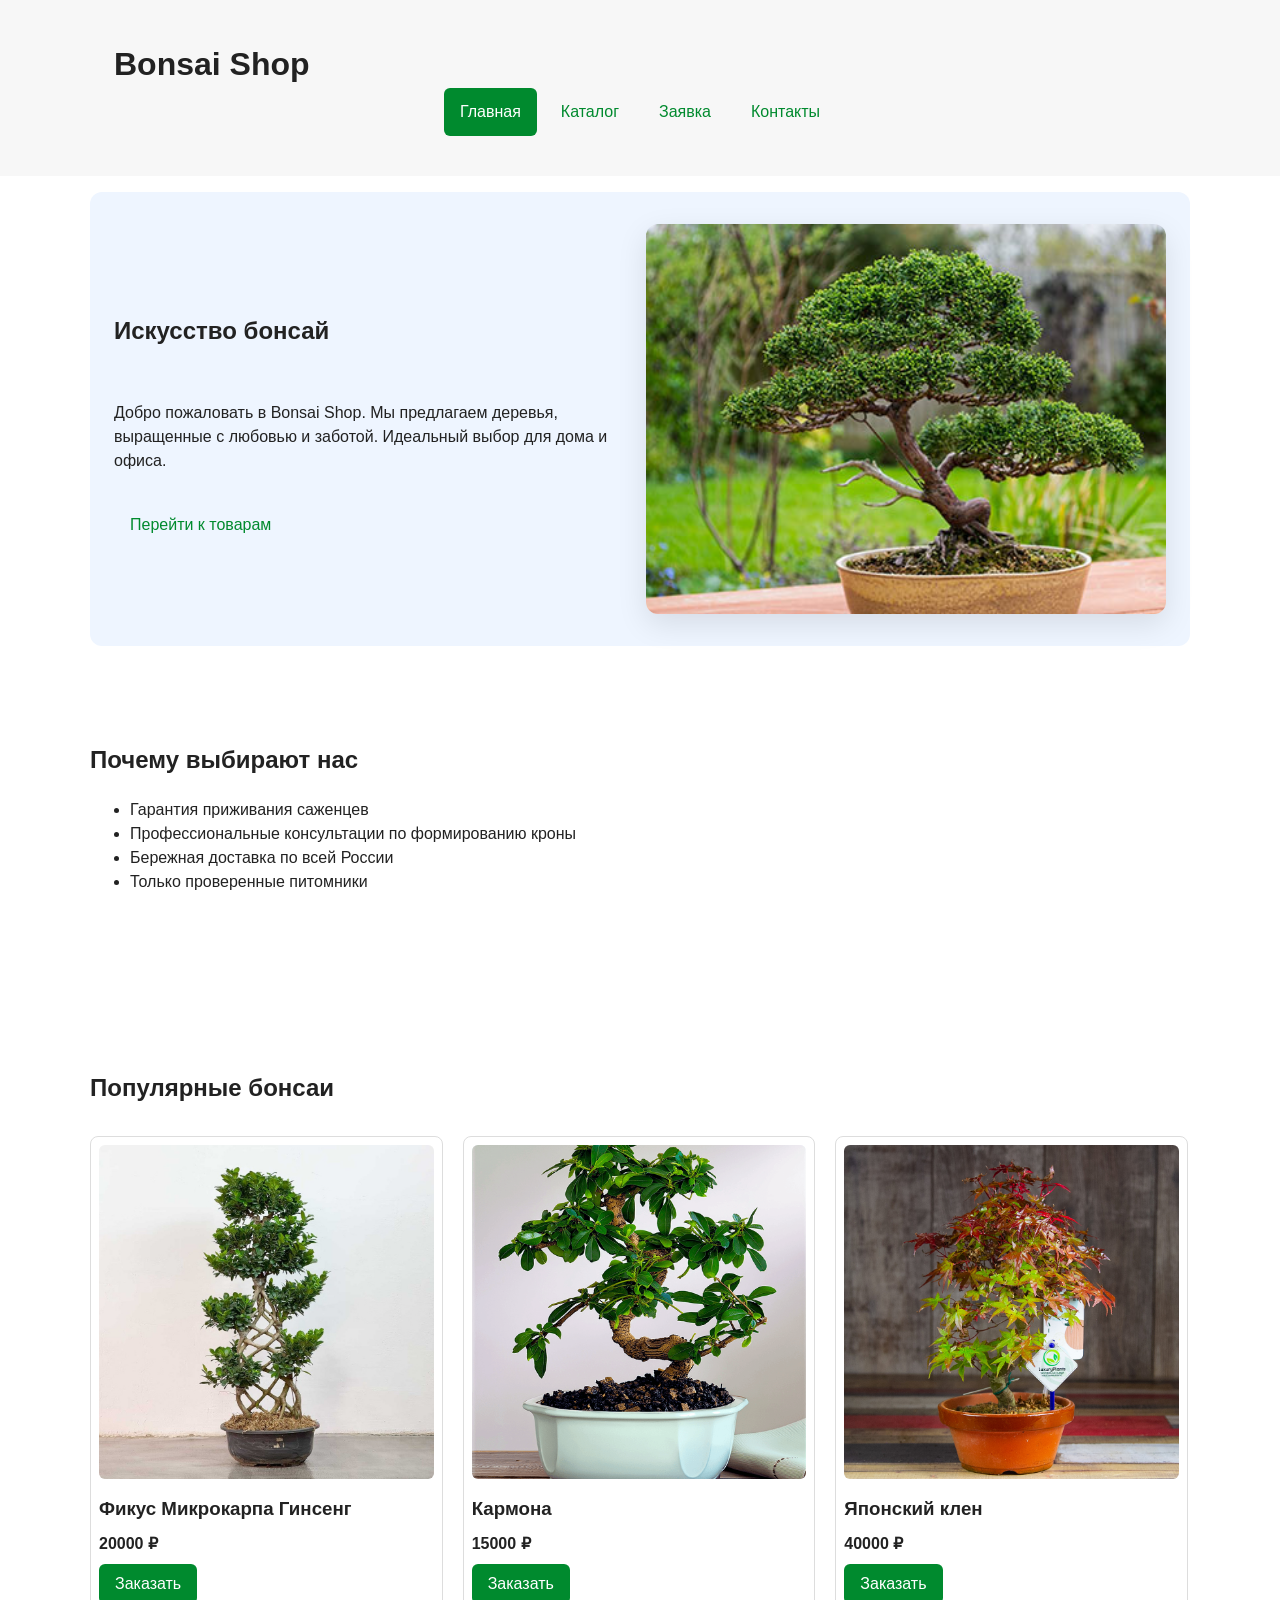
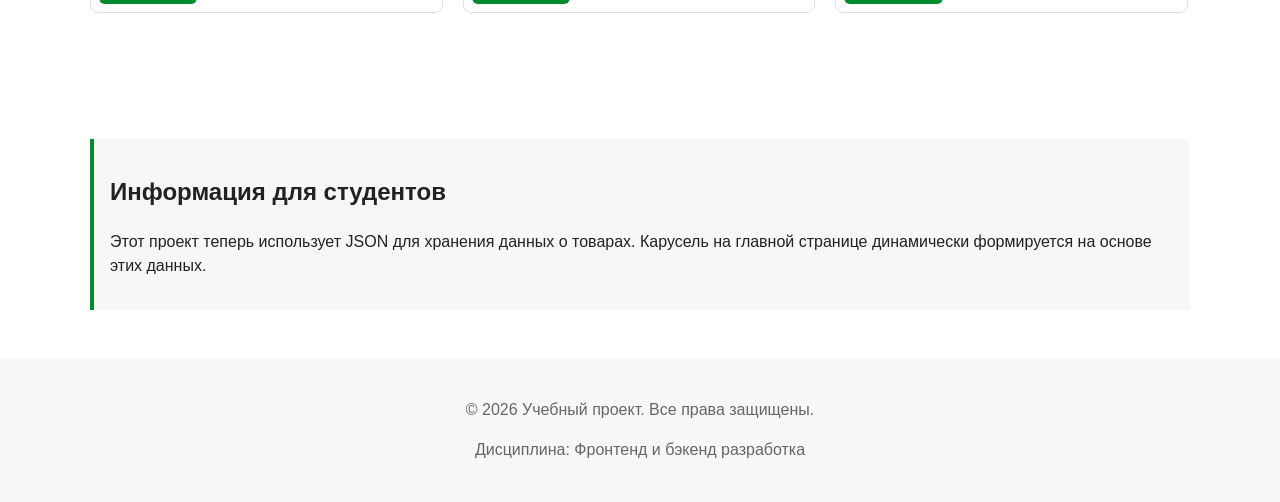
<file: index.html>
<!DOCTYPE html>
<html lang="ru">
<head>
  <meta charset="UTF-8">
  <meta name="viewport" content="width=device-width, initial-scale=1.0">
  <title>Bonsai Shop</title>
  <link rel="stylesheet" href="css/style.css">
  <link rel="stylesheet" href="css/responsive.css">
  <script src="js/index.js" defer></script>

  <meta property="og:type" content="website">
  <meta property="og:title" content="Bonsai Shop">
  <meta property="og:description" content="Интернет-магазин бонсаев.">
  <meta property="og:image" content="https://Buranyashka.github.io/kr3-html-css-shop/images/preview.jpg">

</head>

<body>
  <a class="skip-link" href="#popular">Перейти к основному содержимому</a>
  <header class="site-header">
    <div class="site-header__inner">
      <a class="site-header__logo" href="index.html" style="font-size: 32px">Bonsai Shop</a>

      <nav class="site-nav" aria-label="Основная навигация">
        <ul class="site-nav__list">
          <li class="site-nav__item">
            <a class="site-nav__link site-nav__link--active" href="index.html">Главная</a>
          </li>
          <li class="site-nav__item">
            <a class="site-nav__link" href="catalog.html">Каталог</a>
          </li>
          <li class="site-nav__item">
            <a class="site-nav__link" href="order.html">Заявка</a>
          </li>
          <li class="site-nav__item">
            <a class="site-nav__link" href="contacts.html">Контакты</a>
          </li>
        </ul>
      </nav>
    </div>
  </header>
  
  <main>
    <section class="hero">
      <div class="hero__content">
        <h1>Искусство бонсай</h1>
        <p>
          Добро пожаловать в Bonsai Shop. Мы предлагаем деревья, 
          выращенные с любовью и заботой. Идеальный выбор для дома и офиса.
        </p>
        <a class="button" href="#popular">Перейти к товарам</a>
      </div>

      <div class="hero__image-wrapper">
        <img class="hero__image" src="images/бонсай.jpg" alt="Красивый бонсай">
      </div>
    </section>

    <section class="section" id="advantages">
      <h2>Почему выбирают нас</h2>
      <ul class="advantages-list">
        <li>Гарантия приживания саженцев</li>
        <li>Профессиональные консультации по формированию кроны</li>
        <li>Бережная доставка по всей России</li>
        <li>Только проверенные питомники</li>
      </ul>
    </section>
    
    <section class="section" id="popular">
      <h2>Популярные бонсаи</h2>
      <div class="carousel-wrapper">
        <div class="carousel" id="popular-carousel">
          <p>Загрузка товаров...</p>
        </div>
      </div>

    </section>

    <aside class="aside-info">
      <h2>Информация для студентов</h2>
      <p>
        Этот проект теперь использует JSON для хранения данных о товарах.
        Карусель на главной странице динамически формируется на основе этих данных.
      </p>
    </aside>
  </main>

  <footer class="site-footer">
    <p>&copy; 2026 Учебный проект. Все права защищены.</p>
    <p>Дисциплина: Фронтенд и бэкенд разработка</p>
  </footer>
</body>
</html>
</file>
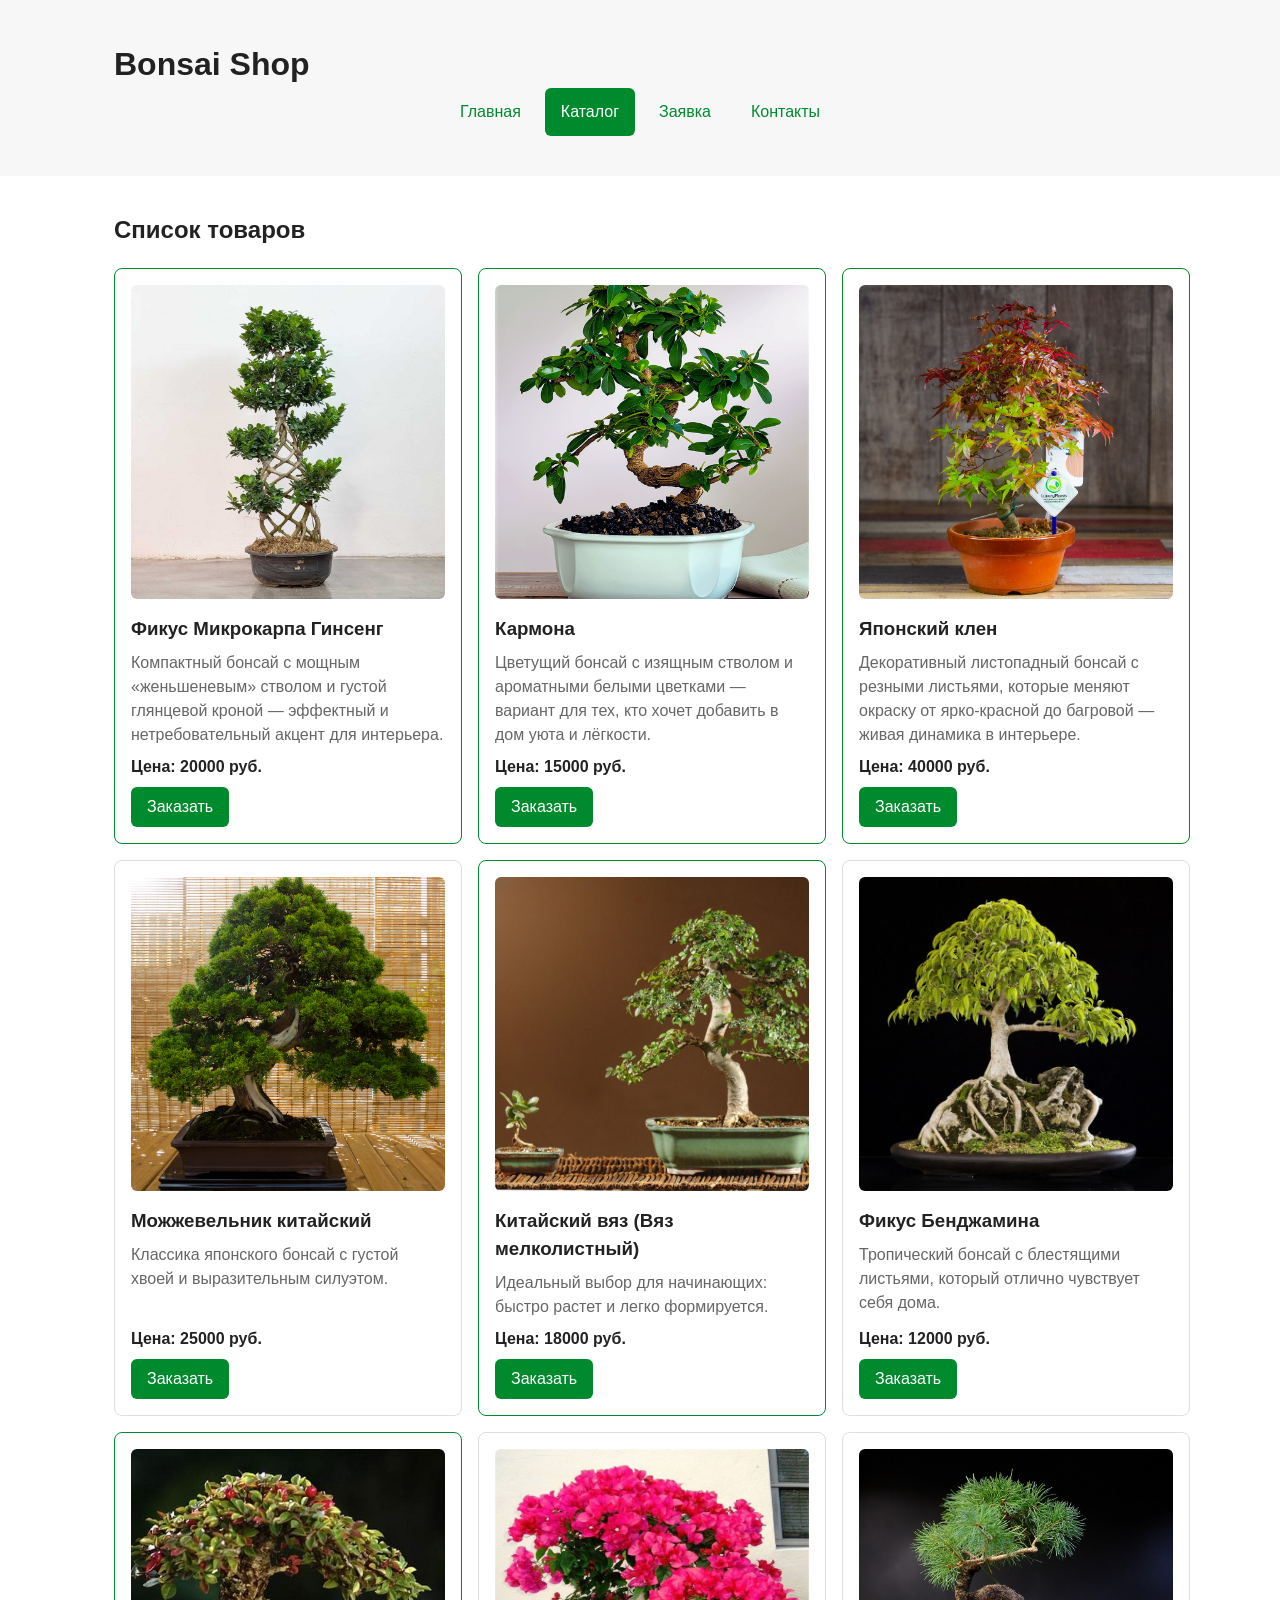
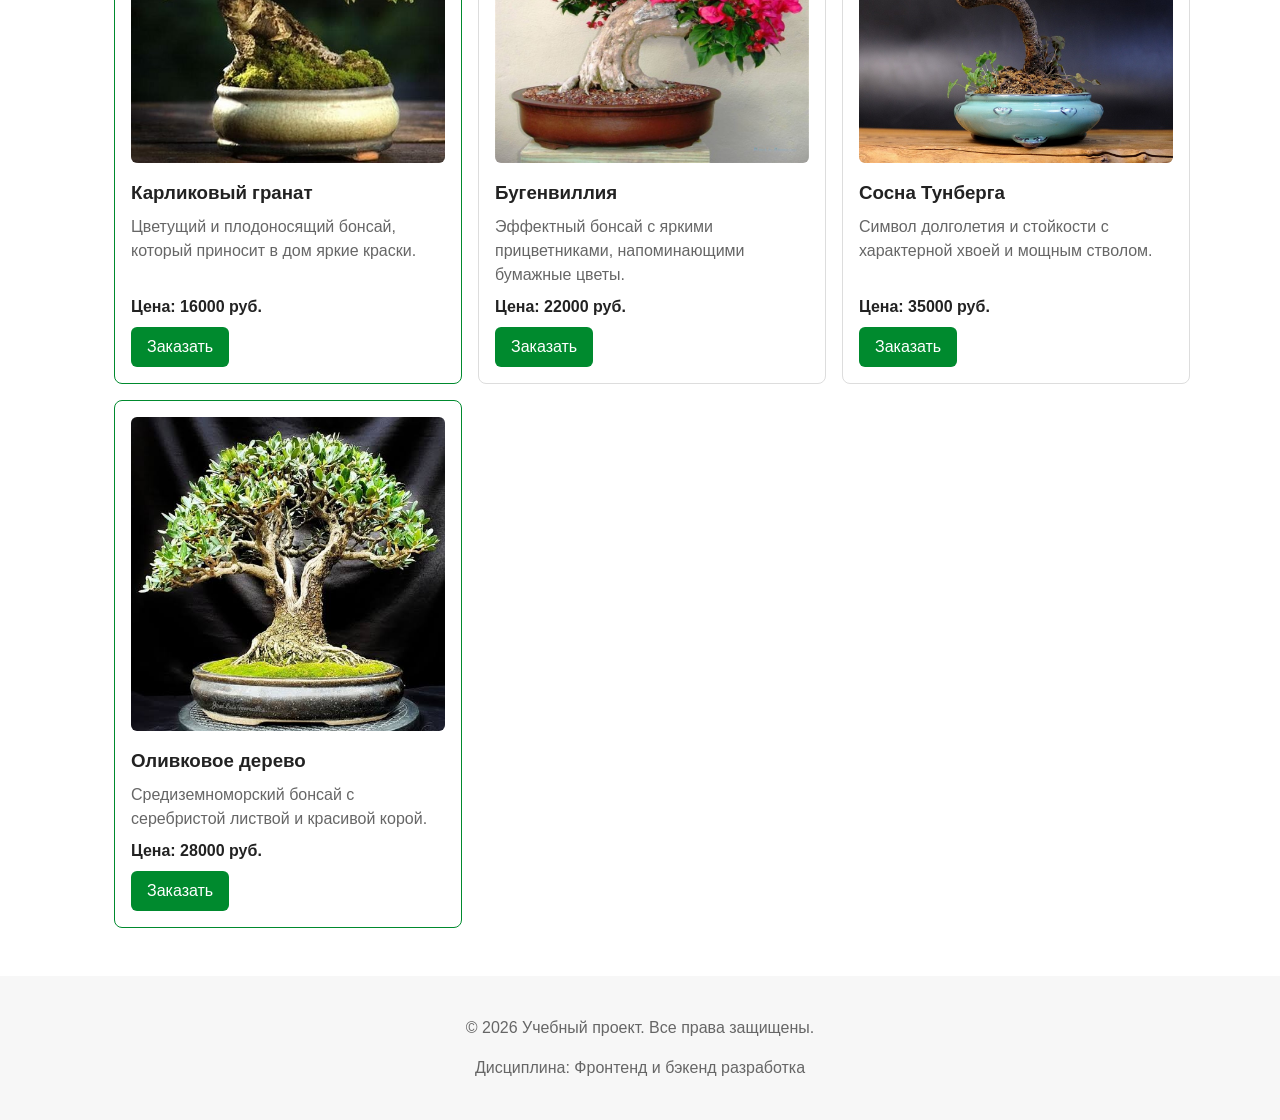
<file: catalog.html>
<!DOCTYPE html>
<html lang="ru">
<head>
  <meta charset="UTF-8">
  <meta name="viewport" content="width=device-width, initial-scale=1.0">
  <title>Bonsai Shop</title>
  <link rel="stylesheet" href="css/style.css">
  <link rel="stylesheet" href="css/responsive.css">
  <script src="js/catalog.js" defer></script>

  <meta property="og:type" content="website">
  <meta property="og:title" content="Bonsai Shop">
  <meta property="og:description" content="Интернет-магазин бонсаев.">
  <meta property="og:image" content="https://Buranyashka.github.io/kr3-html-css-shop/images/preview.jpg">

</head>

<body>
  <header class="site-header">
    <div class="site-header__inner">
      <a class="site-header__logo" href="index.html" style="font-size: 32px">Bonsai Shop</a>

      <nav class="site-nav" aria-label="Основная навигация">
        <ul class="site-nav__list">
          <li class="site-nav__item">
            <a class="site-nav__link" href="index.html">Главная</a>
          </li>
          <li class="site-nav__item">
            <a class="site-nav__link site-nav__link--active" href="catalog.html">Каталог</a>
          </li>
          <li class="site-nav__item">
            <a class="site-nav__link" href="order.html">Заявка</a>
          </li>
          <li class="site-nav__item">
            <a class="site-nav__link" href="contacts.html">Контакты</a>
          </li>
        </ul>
      </nav>
    </div>
  </header>

  <main>
    <section class="catalog-layout">
      <section class="catalog-products">
        <h2>Список товаров</h2>
        <div class="products-grid"></div>
        </div>
      </section>
    </section>
  </main>

  <footer class="site-footer">
    <p>&copy; 2026 Учебный проект. Все права защищены.</p>
    <p>Дисциплина: Фронтенд и бэкенд разработка</p>
  </footer>
</body>
</html>
</file>
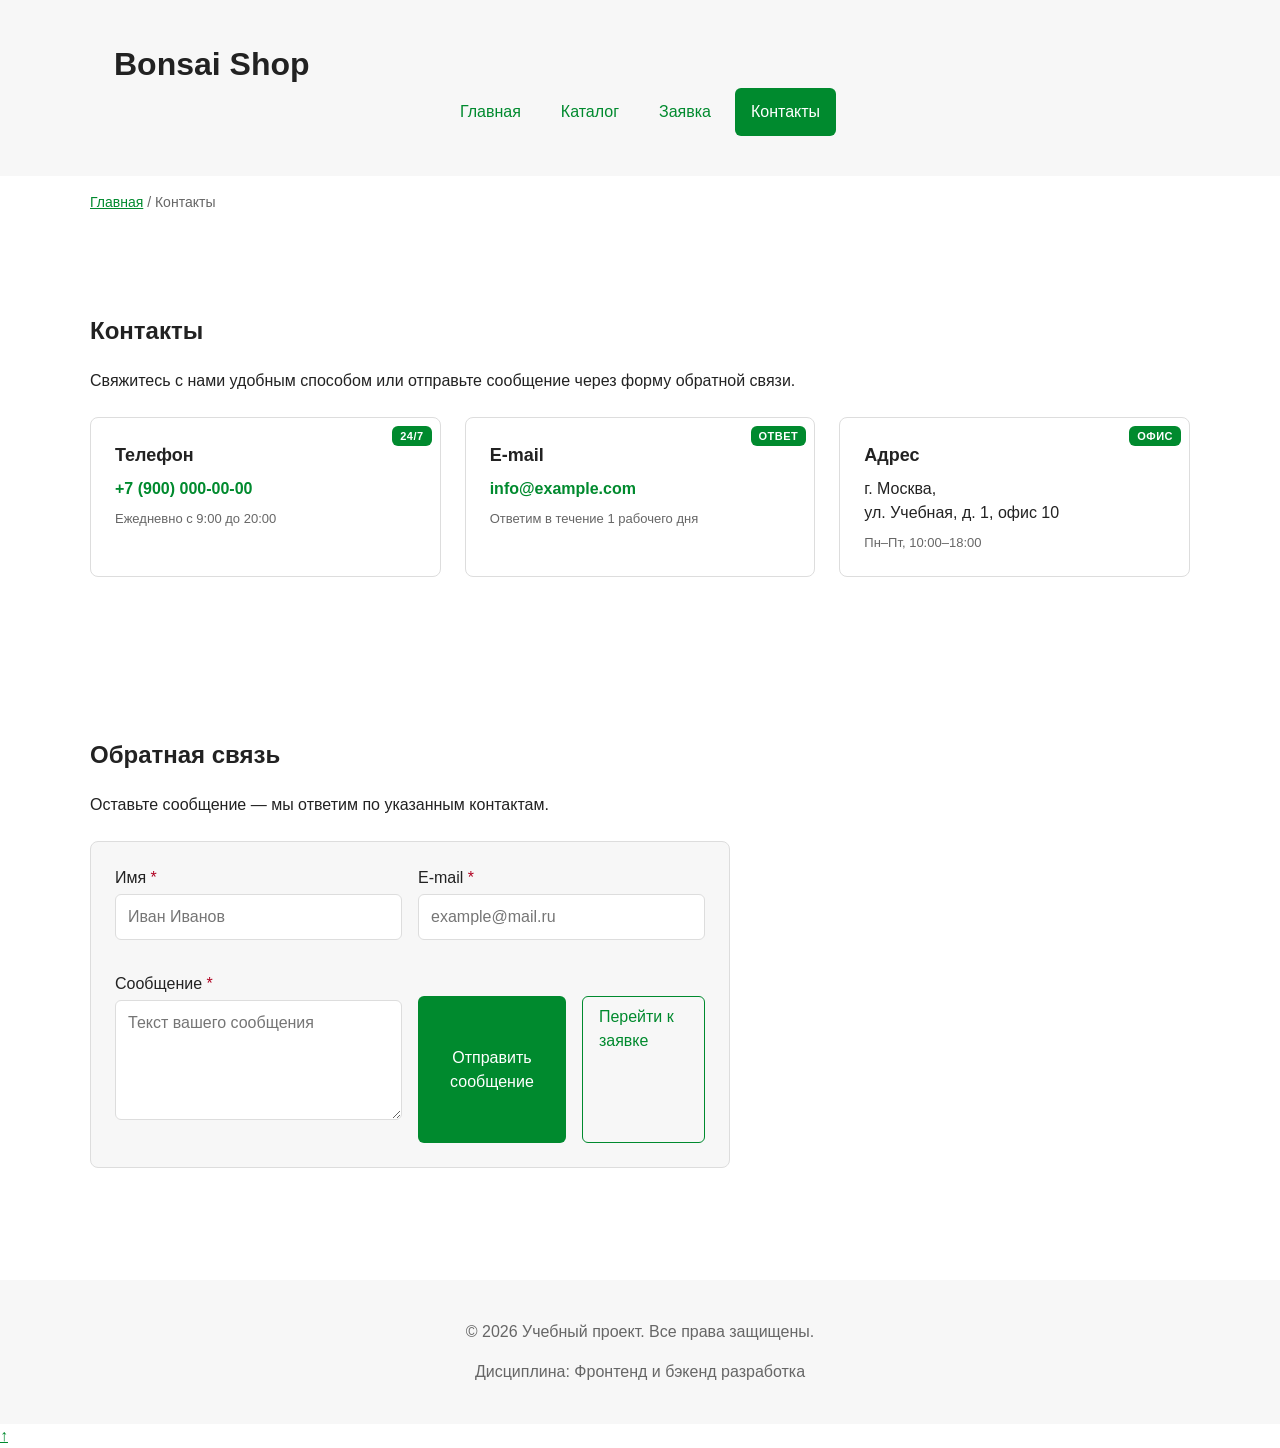
<file: contacts.html>
<!DOCTYPE html>
<html lang="ru">
<head>
  <meta charset="UTF-8">
  <meta name="viewport" content="width=device-width, initial-scale=1.0">
  <title>Bonsai Shop</title>
  <link rel="stylesheet" href="css/style.css">
  <link rel="stylesheet" href="css/responsive.css">

  <meta property="og:type" content="website">
  <meta property="og:title" content="Bonsai Shop">
  <meta property="og:description" content="Интернет-магазин бонсаев.">
  <meta property="og:image" content="https://Buranyashka.github.io/kr3-html-css-shop/images/preview.jpg">

  <meta name="description" content="Контактная информация: телефон, e-mail, адрес и форма обратной связи.">
</head>

<body>
  <header class="site-header">
    <div class="site-header__inner">
      <a class="site-header__logo" href="index.html" style="font-size: 32px">Bonsai Shop</a>

      <nav class="site-nav" aria-label="Основная навигация">
        <ul class="site-nav__list">
          <li class="site-nav__item">
            <a class="site-nav__link" href="index.html">Главная</a>
          </li>
          <li class="site-nav__item">
            <a class="site-nav__link" href="catalog.html">Каталог</a>
          </li>
          <li class="site-nav__item">
            <a class="site-nav__link" href="order.html">Заявка</a>
          </li>
          <li class="site-nav__item">
            <a class="site-nav__link site-nav__link--active" href="contacts.html">Контакты</a>
          </li>
        </ul>
      </nav>
    </div>
  </header>

  <main>
    <nav class="breadcrumbs" aria-label="Хлебные крошки">
      <a class="breadcrumbs__link" href="index.html">Главная</a>
      <span class="breadcrumbs__current">Контакты</span>
    </nav>

    <section class="section">
      <h1>Контакты</h1>
      <p>
        Свяжитесь с нами удобным способом или отправьте сообщение
        через форму обратной связи.
      </p>

      <div class="contacts-grid">
        <article class="contacts-card">
          <span class="contacts-card__badge">24/7</span>
          <h2 class="contacts-card__title">Телефон</h2>
          <p class="contacts-card__value">
            <a class="contacts-card__link" href="tel:+79000000000">+7 (900) 000-00-00</a>
          </p>
          <p class="contacts-card__note">Ежедневно с 9:00 до 20:00</p>
        </article>

        <article class="contacts-card">
          <span class="contacts-card__badge">Ответ</span>
          <h2 class="contacts-card__title">E-mail</h2>
          <p class="contacts-card__value">
            <a class="contacts-card__link" href="mailto:info@example.com">info@example.com</a>
          </p>
          <p class="contacts-card__note">Ответим в течение 1 рабочего дня</p>
        </article>

        <article class="contacts-card">
          <span class="contacts-card__badge">Офис</span>
          <h2 class="contacts-card__title">Адрес</h2>
          <address class="contacts-card__value contacts-card__value--address">
            г. Москва,<br>
            ул. Учебная, д. 1, офис 10
          </address>
          <p class="contacts-card__note">Пн–Пт, 10:00–18:00</p>
        </article>
      </div>
    </section>

    <section class="section" id="feedback">
      <h2>Обратная связь</h2>
      <p>
        Оставьте сообщение — мы ответим по указанным контактам.
      </p>

      <form class="order-form order-form--page" id="contacts-form" action="#" method="post" novalidate>
        <div class="order-form__field">
          <label class="order-form__label" for="contact-name">
            Имя <span class="required-mark">*</span>
          </label>
          <input
            class="order-form__input"
            id="contact-name"
            name="name"
            type="text"
            required
            placeholder="Иван Иванов"
          >
        </div>

        <div class="order-form__field">
          <label class="order-form__label" for="contact-email">
            E-mail <span class="required-mark">*</span>
          </label>
          <input
            class="order-form__input"
            id="contact-email"
            name="email"
            type="email"
            required
            placeholder="example@mail.ru"
          >
        </div>

        <div class="order-form__field">
          <label class="order-form__label" for="contact-message">
            Сообщение <span class="required-mark">*</span>
          </label>
          <textarea
            class="order-form__textarea"
            id="contact-message"
            name="message"
            rows="4"
            required
            placeholder="Текст вашего сообщения"
          ></textarea>
        </div>

        <div class="order-form__actions">
          <button class="button button--primary" type="submit">
            Отправить сообщение
          </button>
          <a class="button button--secondary" href="order.html">
            Перейти к заявке
          </a>
        </div>
      </form>

      <p class="success-message" id="contacts-success" hidden>
        Сообщение успешно отправлено!
      </p>
    </section>
  </main>

  <footer class="site-footer">
    <p>&copy; 2026 Учебный проект. Все права защищены.</p>
    <p>Дисциплина: Фронтенд и бэкенд разработка</p>
  </footer>

  <a class="scroll-top" href="#" aria-label="Наверх">↑</a>
</body>
</html>
</file>
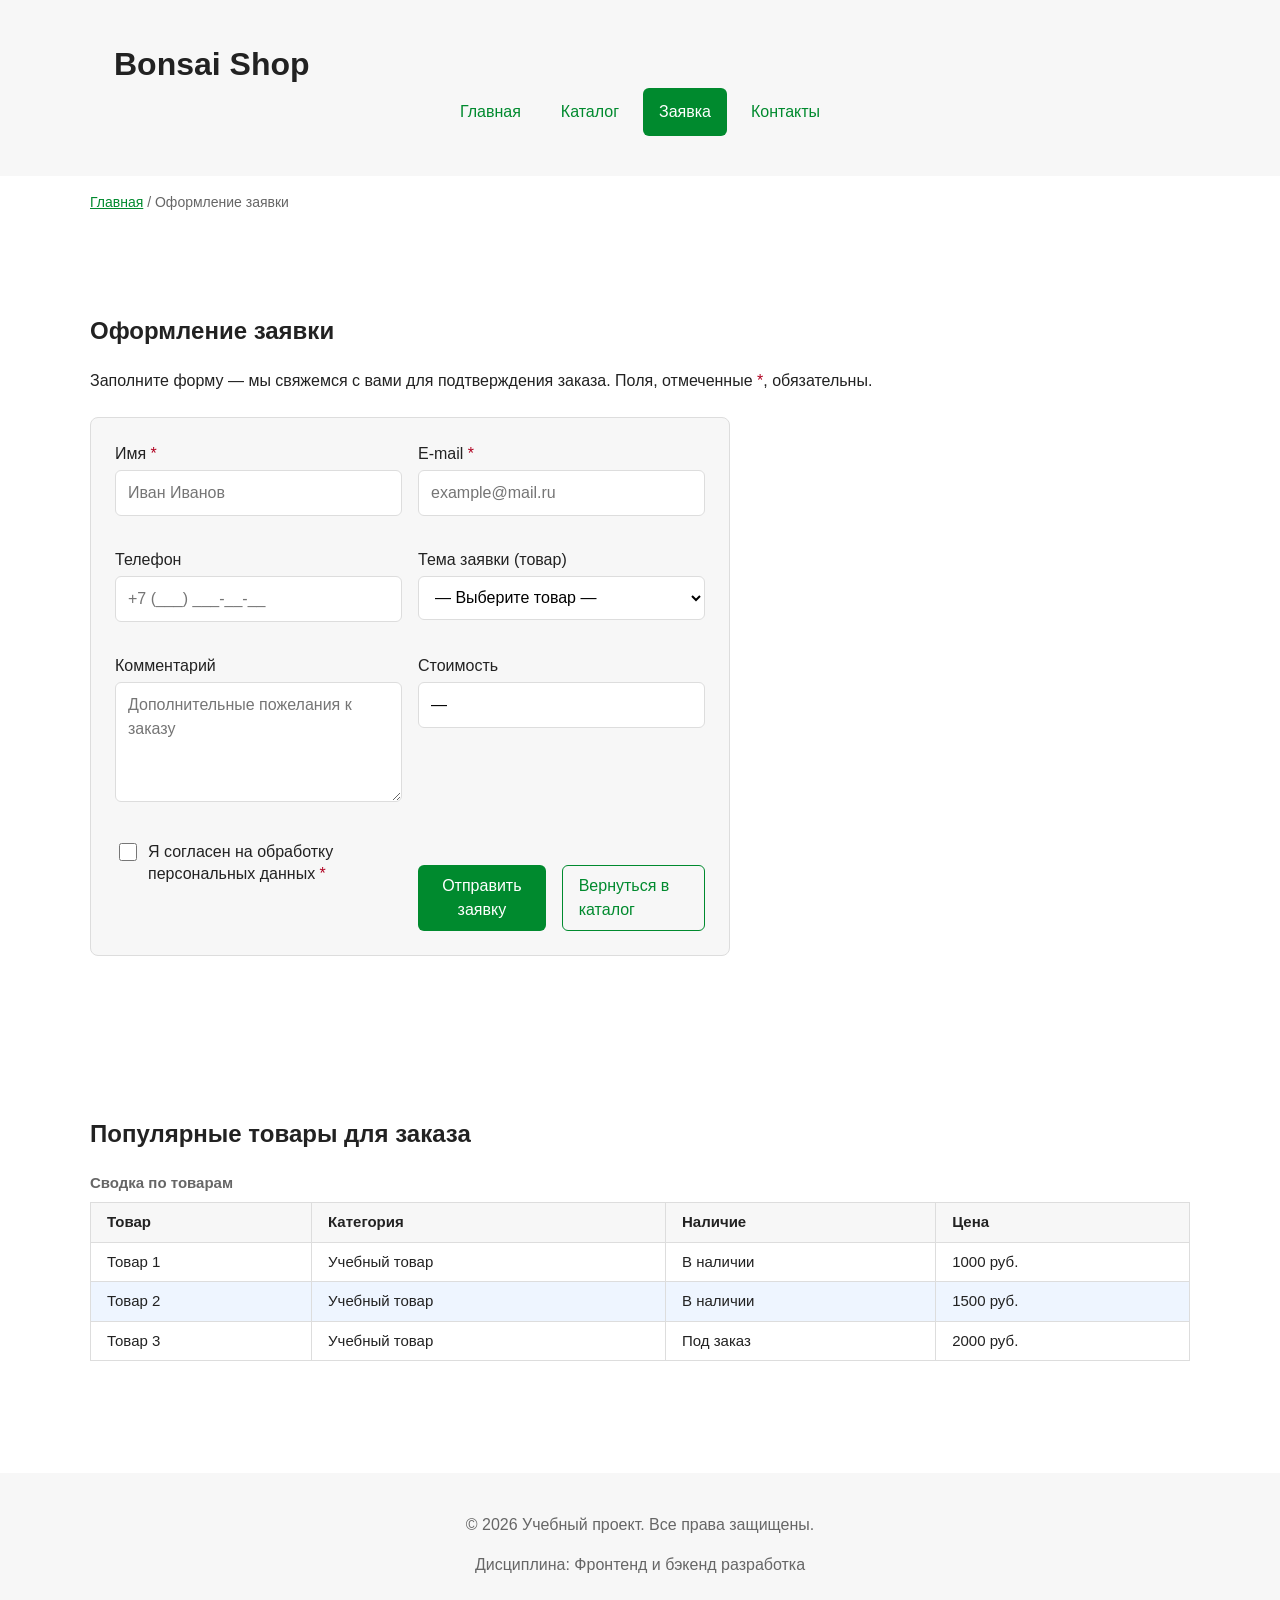
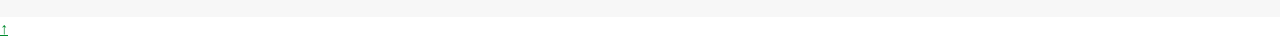
<file: order.html>
<!DOCTYPE html>
<html lang="ru">
<head>
  <meta charset="UTF-8">
  <meta name="viewport" content="width=device-width, initial-scale=1.0">
  <title>Bonsai Shop</title>
  <link rel="stylesheet" href="css/style.css">
  <link rel="stylesheet" href="css/responsive.css">
  <script src="js/order.js" defer></script>
  
  <meta property="og:type" content="website">
  <meta property="og:title" content="Bonsai Shop">
  <meta property="og:description" content="Интернет-магазин бонсаев.">
  <meta property="og:image" content="https://Buranyashka.github.io/kr3-html-css-shop/images/preview.jpg">

  <meta name="description" content="Страница оформления заявки: имя, e-mail, телефон, товар, комментарий.">
</head>

<body>
  <header class="site-header">
    <div class="site-header__inner">
      <a class="site-header__logo" href="index.html" style="font-size: 32px">Bonsai Shop</a>

      <nav class="site-nav" aria-label="Основная навигация">
        <ul class="site-nav__list">
          <li class="site-nav__item">
            <a class="site-nav__link" href="index.html">Главная</a>
          </li>
          <li class="site-nav__item">
            <a class="site-nav__link" href="catalog.html">Каталог</a>
          </li>
          <li class="site-nav__item">
            <a class="site-nav__link site-nav__link--active" href="order.html">Заявка</a>
          </li>
          <li class="site-nav__item">
            <a class="site-nav__link" href="contacts.html">Контакты</a>
          </li>
        </ul>
      </nav>
    </div>
  </header>

  <main>
    <nav class="breadcrumbs" aria-label="Хлебные крошки">
      <a class="breadcrumbs__link" href="index.html">Главная</a>
      <span class="breadcrumbs__current">Оформление заявки</span>
    </nav>

    <section class="section">
      <h1>Оформление заявки</h1>
      <p>
        Заполните форму — мы свяжемся с вами для подтверждения заказа.
        Поля, отмеченные <span class="required-mark">*</span>, обязательны.
      </p>

      <form class="order-form order-form--page" id="order-page-form" action="#" method="post" novalidate>
        <div class="order-form__field">
          <label class="order-form__label" for="order-name">
            Имя <span class="required-mark">*</span>
          </label>
          <input
            class="order-form__input"
            id="order-name"
            name="name"
            type="text"
            required
            placeholder="Иван Иванов"
          >
        </div>

        <div class="order-form__field">
          <label class="order-form__label" for="order-email">
            E-mail <span class="required-mark">*</span>
          </label>
          <input
            class="order-form__input"
            id="order-email"
            name="email"
            type="email"
            required
            placeholder="example@mail.ru"
          >
        </div>

        <div class="order-form__field">
          <label class="order-form__label" for="order-phone">
            Телефон
          </label>
          <input
            class="order-form__input"
            id="order-phone"
            name="phone"
            type="tel"
            placeholder="+7 (___) ___-__-__"
          >
        </div>

        <div class="order-form__field">
          <label class="order-form__label" for="order-product">
            Тема заявки (товар)
          </label>
          <select class="order-form__select" id="order-product" name="product">
            <option value="">— Выберите товар —</option>
          </select>
        </div>

        <div class="order-form__field">
          <label class="order-form__label" for="order-comment">
            Комментарий
          </label>
          <textarea
            class="order-form__textarea"
            id="order-comment"
            name="comment"
            rows="4"
            placeholder="Дополнительные пожелания к заказу"
          ></textarea>
        </div>

        <div class="order-form__field">
          <label class="order-form__label" for="order-price">
            Стоимость
          </label>
          <input 
            class="order-form__input" 
            id="order-price" 
            name="price" 
            type="text" 
            readonly 
            value="—"
          >
        </div>

        <div class="order-form__field order-form__field--checkbox">
          <label class="order-form__checkbox-label" for="order-agreement">
            <input
              class="order-form__checkbox"
              id="order-agreement"
              type="checkbox"
              name="agreement"
              required
            >
            <span>
              Я согласен на обработку персональных данных
              <span class="required-mark">*</span>
            </span>
          </label>
        </div>

        <div class="order-form__actions">
          <button class="button button--primary" type="submit">
            Отправить заявку
          </button>
          <a class="button button--secondary" href="catalog.html">
            Вернуться в каталог
          </a>
        </div>
      </form>

      <p class="success-message" id="order-page-success" hidden>
        Заявка успешно отправлена! Мы свяжемся с вами.
      </p>
    </section>

    <section class="section">
      <h2>Популярные товары для заказа</h2>

      <table class="product-table">
        <caption>Сводка по товарам</caption>
        <thead>
          <tr>
            <th scope="col">Товар</th>
            <th scope="col">Категория</th>
            <th scope="col">Наличие</th>
            <th scope="col">Цена</th>
          </tr>
        </thead>
        <tbody>
          <tr>
            <td>Товар 1</td>
            <td>Учебный товар</td>
            <td>В наличии</td>
            <td>1000 руб.</td>
          </tr>
          <tr>
            <td>Товар 2</td>
            <td>Учебный товар</td>
            <td>В наличии</td>
            <td>1500 руб.</td>
          </tr>
          <tr>
            <td>Товар 3</td>
            <td>Учебный товар</td>
            <td>Под заказ</td>
            <td>2000 руб.</td>
          </tr>
        </tbody>
      </table>
    </section>
  </main>

  <footer class="site-footer">
    <p>&copy; 2026 Учебный проект. Все права защищены.</p>
    <p>Дисциплина: Фронтенд и бэкенд разработка</p>
  </footer>

  <a class="scroll-top" href="#" aria-label="Наверх">↑</a>
</body>
</html>
</file>
<file: css/style.css>
/* ===============================
        Переменные проекта
   =============================== */

:root {
  /* Основные цвета проекта */
  --color-bg: #ffffff;
  --color-text: #222222;
  --color-muted: #666666;
  --color-primary: #008a2e;
  --color-primary-dark: #00591e;
  --color-border: #dddddd;
  --color-surface: #f7f7f7;
  --color-surface-accent: #eef5ff;
  --color-danger: #b00020;
  --color-success: #168a2f;
  --color-success-bg: #eefaf0;
  --color-white: #ffffff;

  /* Отступы */
  --space-xs: 4px;
  --space-sm: 8px;
  --space-md: 16px;
  --space-lg: 24px;
  --space-xl: 32px;

  /* Скругления */
  --radius-sm: 6px;
  --radius-md: 8px;
  --radius-lg: 12px;

  /* Размеры */
  --container-width: 1100px;
}

/* ===============================
        Базовые стили
   =============================== */
  
* {
  box-sizing: border-box;
}

body {
  margin: 0;
  font-family: Arial, sans-serif;
  line-height: 1.5;
  color: var(--color-text);
  background-color: var(--color-bg);
}

img {
  max-width: 100%;
  height: auto;
  display: block;
}

header,
main,
footer {
  padding: var(--space-md);
}

html {
  scroll-behavior: smooth;
}


/* ===============================
        Общие элементы (Ссылки)
   =============================== */

a {
  color: var(--color-primary);
}

a:hover {
  color: var(--color-primary-dark);
}

a:focus-visible {
  outline: 2px solid var(--color-primary);
  outline-offset: 3px;
}

/* ===============================
        Header
   =============================== */

.site-header {
  background-color: var(--color-surface);
  position: sticky;
  top: 0;
  z-index: 10;
}

.site-header__inner {
  max-width: var(--container-width);
  margin: 0 auto;
  padding: var(--space-lg);
}

.site-header__logo {
  font-family: "Bernard MT", Arial, sans-serif;
  font-size: 32px;
  font-weight: 700;
  color: var(--color-text);
  text-decoration: none;
}

/* ===============================
        Навигация
   =============================== */

.site-nav__list {
  display: flex;
  flex-wrap: wrap;
  justify-content: center;
  align-items: center;
  gap: var(--space-md);
  padding: 0;
  margin: var(--space-md) 0 0;
  list-style: none;
}

.site-nav__link {
  display: inline-block;
  padding: var(--space-sm) var(--space-md);
  color: var(--color-primary);
  text-decoration: none;
  border-radius: var(--radius-sm);
}

.site-nav__link:hover {
  color: var(--color-white);
  background-color: var(--color-primary);
}

.site-nav__link:focus-visible {
  outline: 2px solid var(--color-primary);
  outline-offset: 3px;
}

.site-nav__link--active {
  color: var(--color-white);
  background-color: var(--color-primary);
}

/* ===============================
        Hero (Главная страница)
   =============================== */

.hero {
  background-color: var(--color-surface-accent);
  border-radius: var(--radius-lg);
  display: flex;
  align-items: center;
  justify-content: space-between;
  gap: 40px;
  padding: var(--space-xl) var(--space-lg);
  max-width: var(--container-width);
  margin: 0 auto var(--space-xl);
}

.hero__content {
  flex: 1;
  max-width: 600px;
}

.hero__image-wrapper {
  flex: 1;
  display: flex;
  justify-content: flex-end;
}

.hero__image {
  border-radius: var(--radius-lg);
  box-shadow: 0 10px 30px rgba(0,0,0,0.1);
  object-fit: cover;
  max-width: 450px;
}

/* ===============================
        Секции (Общие)
   =============================== */

.section {
  max-width: var(--container-width);
  margin: 0 auto var(--space-xl);
}

.section h2 {
  margin-top: 0;
}

.aside-info {
  max-width: var(--container-width);
  margin: 0 auto var(--space-xl);
  padding: var(--space-md);
  border-left: 4px solid var(--color-primary);
  background-color: var(--color-surface);
}

/* ===============================
        Кнопки
   =============================== */

.button {
  display: inline-block;
  padding: var(--space-sm) var(--space-md);
  border: none;
  border-radius: var(--radius-sm);
  font: inherit;
  text-decoration: none;
  cursor: pointer;
}

.button--primary {
  color: var(--color-white);
  background-color: var(--color-primary);
}

.button--primary:hover {
  color: var(--color-white);
  background-color: var(--color-primary-dark);
}

.button--secondary {
  color: var(--color-primary);
  background-color: transparent;
  border: 1px solid var(--color-primary);
}

.button--secondary:hover {
  color: var(--color-white);
  background-color: var(--color-primary);
}

.button:focus-visible {
  outline: 2px solid var(--color-primary);
  outline-offset: 3px;
}

.button:disabled,
.button--disabled {
  opacity: 0.6;
  cursor: not-allowed;
}

/* ===============================
        Карточки товаров (Каталог, Карусель)
   =============================== */

.product-card {
  display: flex;
  flex-direction: column;
  gap: var(--space-sm);
  padding: var(--space-md);
  border: 1px solid var(--color-border);
  border-radius: var(--radius-md);
  background-color: var(--color-bg);
  transition: border-color 0.2s ease;
}

.product-card:hover {
  border-color: var(--color-primary);
}

.product-card--featured {
  border-color: var(--color-primary);
}

.product-card__title {
  margin: 0;
  color: var(--color-text);
}

.product-card__description {
  margin: 0;
  color: var(--color-muted);
  flex-grow: 1;
}

.product-card__price {
  margin: 0;
  font-weight: 700;
}

.product-card__link {
  color: inherit;
  text-decoration: none;
}

.product-card__link:hover {
  color: var(--color-primary);
  text-decoration: underline;
}

.product-card__actions {
  display: flex;
  gap: var(--space-sm);
  flex-wrap: wrap;
  margin-top: auto;
}

.product-card__button {
  align-self: flex-start;
}

/* Картинка внутри карточки */
.product-card__media {
  width: 100%;
  aspect-ratio: 1 / 1;
  overflow: hidden;
  border-radius: var(--radius-sm);
  background-color: var(--color-surface-accent);
  margin-bottom: var(--space-sm);
  position: relative;
}

.product-card__image-link {
  display: block;
  width: 100%;
  height: 100%;
}

.product-card__img {
  width: 100%;
  height: 100%;
  object-fit: cover;
}

/* ===============================
        Сетка каталога
   =============================== */

.products-grid {
  display: grid;
  grid-template-columns: repeat(3, 1fr);
  gap: var(--space-lg);
}

/* ===============================
        Карусель (Главная)
   =============================== */

.carousel-wrapper {
  position: relative;
  padding: 10px 0;
  max-width: 1200px;
  margin: 0 auto;
}

.carousel {
  display: flex;
  gap: 20px;
  width: 100%;
  overflow-x: auto;
  scroll-snap-type: x mandatory;
  padding-bottom: 20px;
  scrollbar-width: thin;
}

.carousel::-webkit-scrollbar {
  height: 8px;
}
.carousel::-webkit-scrollbar-thumb {
  background: #ccc;
  border-radius: 4px;
}

.product-card--carousel {
  width: calc(33.333% - 14px);
  min-width: calc(33.333% - 14px);
  max-width: calc(33.333% - 14px);
  flex-shrink: 0;
  scroll-snap-align: start;
  padding: var(--space-sm); 
}

/* ===============================
        Фильтры и раскладка каталога
   =============================== */

.catalog-layout {
  max-width: var(--container-width);
  margin: 0 auto var(--space-xl);
  display: grid;
  grid-template-areas: "filters products";
  gap: var(--space-lg);
}

.catalog-filters {
  grid-area: filters;
  padding: var(--space-md);
  border: 1px solid var(--color-border);
  border-radius: var(--radius-md);
  background-color: var(--color-surface);
}

.catalog-products {
  grid-area: products;
}

.filters-form {
  display: grid;
  gap: var(--space-md);
}

.filters-form fieldset {
  margin: 0;
  padding: var(--space-md);
  border: 1px solid var(--color-border);
  border-radius: var(--radius-sm);
}

.filters-form legend {
  font-weight: 700;
}

.filters-form label {
  display: block;
  margin-bottom: var(--space-sm);
}

.filters-form input[type="number"] {
  width: 100%;
  padding: 8px 10px;
  border: 1px solid var(--color-border);
  border-radius: var(--radius-sm);
  font: inherit;
}

/* ===============================
        Хлебные крошки
   =============================== */

.breadcrumbs {
  max-width: var(--container-width);
  margin: 0 auto var(--space-md);
  font-size: 14px;
  color: var(--color-muted);
}

.breadcrumbs__link {
  color: var(--color-primary);
}

.breadcrumbs__current::before {
  content: " / ";
  color: var(--color-muted);
}

/* ===============================
        Страница товара (product.html)
   =============================== */

.product-detail {
  max-width: var(--container-width);
  margin: 0 auto var(--space-xl);
  display: grid;
  grid-template-columns: 1fr 1fr;
  gap: var(--space-xl);
  align-items: start;
}

.product-detail__gallery {
  position: relative;
  padding: var(--space-md);
  border: 1px solid var(--color-border);
  border-radius: var(--radius-md);
  background-color: var(--color-surface);
}

.product-detail__image {
  display: flex;
  align-items: center;
  justify-content: center;
  border-radius: var(--radius-sm);
  background-color: var(--color-surface-accent);
  overflow: hidden;
}

.product-detail__img {
  width: 100%;
  max-height: 500px;
  object-fit: contain; 
}

/* Бейдж «Хит» */
.product-card__badge {
  position: absolute;
  top: var(--space-md);
  right: var(--space-md);
  z-index: 2;
  padding: 4px 10px;
  font-size: 12px;
  font-weight: 700;
  color: var(--color-white);
  background-color: var(--color-danger);
  border-radius: var(--radius-sm);
  text-transform: uppercase;
  letter-spacing: 0.5px;
}

.product-detail__title {
  margin: 0 0 var(--space-sm);
}

.product-detail__price {
  margin: 0 0 var(--space-md);
  font-size: 24px;
  font-weight: 700;
  color: var(--color-primary);
}

.product-detail__description {
  margin: 0 0 var(--space-lg);
  color: var(--color-muted);
}

.product-detail__actions {
  display: flex;
  flex-wrap: wrap;
  gap: var(--space-md);
}

/* ===============================
        Таблицы (Характеристики)
   =============================== */

.product-table {
  width: 100%;
  border-collapse: collapse;
  margin-top: var(--space-md);
  font-size: 15px;
}

.product-table caption {
  text-align: left;
  font-weight: 700;
  padding-bottom: var(--space-sm);
  color: var(--color-muted);
}

.product-table th,
.product-table td {
  padding: var(--space-sm) var(--space-md);
  border: 1px solid var(--color-border);
  text-align: left;
}

.product-table thead th {
  background-color: var(--color-surface);
  font-weight: 700;
}

.product-table tbody tr:nth-child(even) {
  background-color: var(--color-surface-accent);
}

/* ===============================
        Формы (Заявка, Контакты)
   =============================== */

.order-form--page {
  max-width: 640px;
  margin-top: var(--space-lg);
  padding: var(--space-lg);
  border: 1px solid var(--color-border);
  border-radius: var(--radius-md);
  background-color: var(--color-surface);
}

.order-form__field {
  margin-bottom: var(--space-md);
}

.order-form__label {
  display: block;
  margin-bottom: var(--space-xs);
}

/* Объединенные поля ввода */
.order-form__input,
.order-form__select,
.order-form__textarea {
  width: 100%;
  padding: 10px 12px;
  border: 1px solid var(--color-border);
  border-radius: var(--radius-sm);
  font: inherit;
  background-color: var(--color-bg);
}

/* Объединенные ховеры */
.order-form__input:hover,
.order-form__select:hover,
.order-form__textarea:hover {
  border-color: var(--color-primary);
}

/* Объединенные фокусы */
.order-form__input:focus-visible,
.order-form__select:focus-visible,
.order-form__textarea:focus-visible {
  outline: 2px solid var(--color-primary);
  outline-offset: 3px;
}

.order-form__actions {
  display: flex;
  gap: var(--space-md);
  margin-top: var(--space-lg);
}

/* Чекбокс согласия */
.order-form__field--checkbox {
  display: flex;
  align-items: flex-start;
}

.order-form__checkbox-label {
  display: flex;
  align-items: flex-start;
  gap: var(--space-sm);
  cursor: pointer;
  line-height: 1.4;
}

.order-form__checkbox {
  width: 18px;
  height: 18px;
  margin-top: 2px;
  cursor: pointer;
  flex-shrink: 0;
}

.required-mark {
  color: var(--color-danger);
}

.success-message {
  max-width: 640px;
  margin: var(--space-lg) 0;
  padding: var(--space-md);
  border-left: 4px solid var(--color-success);
  background-color: var(--color-success-bg);
  color: var(--color-text);
  border-radius: var(--radius-sm);
}

/* ===============================
        Контакты (contacts.html)
   =============================== */

.contacts-grid {
  display: grid;
  grid-template-columns: repeat(3, 1fr);
  gap: var(--space-lg);
  margin-top: var(--space-lg);
}

.contacts-card {
  position: relative;
  padding: var(--space-lg);
  border: 1px solid var(--color-border);
  border-radius: var(--radius-md);
  background-color: var(--color-bg);
}

.contacts-card__badge {
  position: absolute;
  top: var(--space-sm);
  right: var(--space-sm);
  padding: 2px 8px;
  font-size: 11px;
  font-weight: 700;
  color: var(--color-white);
  background-color: var(--color-primary);
  border-radius: var(--radius-sm);
  text-transform: uppercase;
  letter-spacing: 0.5px;
}

.contacts-card__title {
  margin: 0 0 var(--space-sm);
  font-size: 18px;
  color: var(--color-text);
}

.contacts-card__value {
  margin: 0;
  font-weight: 700;
  color: var(--color-primary);
}

.contacts-card__value--address {
  font-style: normal;
  font-weight: 400;
  color: var(--color-text);
}

.contacts-card__link {
  color: var(--color-primary);
  text-decoration: none;
}

.contacts-card__link:hover {
  color: var(--color-primary-dark);
  text-decoration: underline;
}

.contacts-card__link:focus-visible {
  outline: 2px solid var(--color-primary);
  outline-offset: 3px;
}

.contacts-card__note {
  margin: var(--space-sm) 0 0;
  font-size: 13px;
  color: var(--color-muted);
}

/* ===============================
        Подвал
   =============================== */

.site-footer {
  background-color: var(--color-surface);
  padding: var(--space-lg);
  text-align: center;
  color: var(--color-muted);
}

/* ===============================
        Ссылка пропуска
   =============================== */

.skip-link {
  position: absolute;
  left: 16px;
  top: -100px;
  z-index: 1000;
  padding: 8px 12px;
  color: var(--color-white);
  background-color: var(--color-primary);
  border-radius: 6px;
  text-decoration: none;
}

.skip-link:focus,
.skip-link:focus-visible {
  top: 16px;
}

/* ===============================
        Настройки фокуса
   =============================== */

:focus-visible {
  outline: 3px solid var(--color-primary, #0057b8);
  outline-offset: 3px;
}

.site-nav__link:focus-visible,
.button:focus-visible,
.order-form__input:focus-visible,
.order-form__textarea:focus-visible,
.order-form__select:focus-visible {
  outline: 3px solid var(--color-primary, #0057b8);
  outline-offset: 3px;
}
</file>
<file: css/responsive.css>
/*
  Адаптивные стили для контрольной работы №3.
  Подход: Mobile First.
  Базовые стили рассчитаны на мобильный экран.
  Расширения добавляются через min-width медиазапросы.
*/

*,
*::before,
*::after {
  box-sizing: border-box;
}

html {
  scroll-behavior: smooth;
}

img,
video {
  max-width: 100%;
  height: auto;
}

body {
  overflow-x: hidden;
}

/* -------------------------------- */

.container,
.main,
.section {
  width: min(100% - 32px, 1200px);
  margin-inline: auto;
}

.section {
  padding-block: clamp(24px, 5vw, 64px);
}

.breadcrumbs {
  width: min(100% - 32px, 1200px);
  margin-inline: auto;
}

/* -------------------------------- */

.site-nav__list {
  display: flex;
  flex-direction: column;
  gap: var(--space-sm, 8px);
  padding: 0;
  margin: 0;
  list-style: none;
}

.site-nav__link {
  display: block;
  padding: 12px 16px;
}

@media (min-width: 768px) {
  .site-nav__list {
    flex-direction: row;
    flex-wrap: wrap;
    align-items: center;
  }
}

/* -------------------------------- */

.site-header {
  position: static;
}

@media (min-width: 768px) {
  .site-header {
    position: static;
    top: 0;
    z-index: 100;
  }
}

/* -------------------------------- */

.hero {
  display: grid;
  gap: var(--space-lg, 24px);
  align-items: center;
}

.hero__content {
  display: grid;
  gap: var(--space-md, 16px);
}

.hero__title {
  font-size: clamp(28px, 7vw, 56px);
  line-height: 1.1;
}

.hero__image {
  width: 100%;
  max-width: 520px;
  margin-inline: auto;
}

@media (min-width: 900px) {
  .hero {
    grid-template-columns: minmax(0, 1fr) minmax(320px, 520px);
  }
}

/* -------------------------------- */

.products-grid {
  display: grid;
  grid-template-columns: 1fr;
  gap: var(--space-md, 16px);
}

.product-card {
  min-width: 0;
}

.product-card__title,
.product-card__description {
  overflow-wrap: anywhere;
}

@media (min-width: 640px) {
  .products-grid {
    grid-template-columns: repeat(2, minmax(0, 1fr));
  }
}

@media (min-width: 1024px) {
  .products-grid {
    grid-template-columns: repeat(3, minmax(0, 1fr));
  }
}   

/* -------------------------------- */

.catalog-layout {
  display: grid;
  gap: var(--space-lg, 24px);
}

.catalog-filters {
  order: -1;
}

@media (min-width: 1024px) {
  .catalog-layout {
    align-items: start;
  }
}

/* -------------------------------- */

.product-card__image {
  display: block;
  width: 100%;
  aspect-ratio: 4 / 3;
  object-fit: cover;
  border-radius: var(--radius-md, 8px);
}

/* -------------------------------- */

.order-form {
  display: grid;
  gap: var(--space-md, 16px);
}

.order-form__group {
  display: grid;
  gap: var(--space-xs, 8px);
}

.order-form__input,
.order-form__textarea,
.order-form__select {
  width: 100%;
  min-height: 44px;
  padding: 10px 12px;
  font: inherit;
}

.order-form__textarea {
  min-height: 120px;
  resize: vertical;
}

@media (min-width: 768px) {
  .order-form {
    grid-template-columns: repeat(2, minmax(0, 1fr));
  }

  .order-form__group--wide {
    grid-column: 1 / -1;
  }
}

/* -------------------------------- */
/* -------------------------------- */
/* -------------------------------- */

@media (max-width: 767px) {
  .product-card--carousel {
    width: 85%;
    min-width: 85%;
    max-width: 85%;
  }
}

@media (min-width: 768px) and (max-width: 1023px) {
  .product-card--carousel {
    width: calc(50% - 10px);
    min-width: calc(50% - 10px);
    max-width: calc(50% - 10px);
  }
}

/* -------------------------------- */

@media (max-width: 767px) {
  .product-detail {
    grid-template-columns: 1fr;
    gap: var(--space-md, 16px);
  }
}

/* -------------------------------- */

.contacts-grid {
  display: grid;
  grid-template-columns: 1fr;
  gap: var(--space-lg, 24px);
}

@media (min-width: 768px) {
  .contacts-grid {
    grid-template-columns: repeat(2, 1fr);
  }
}

@media (min-width: 1024px) {
  .contacts-grid {
    grid-template-columns: repeat(3, 1fr);
  }
}
</file>
